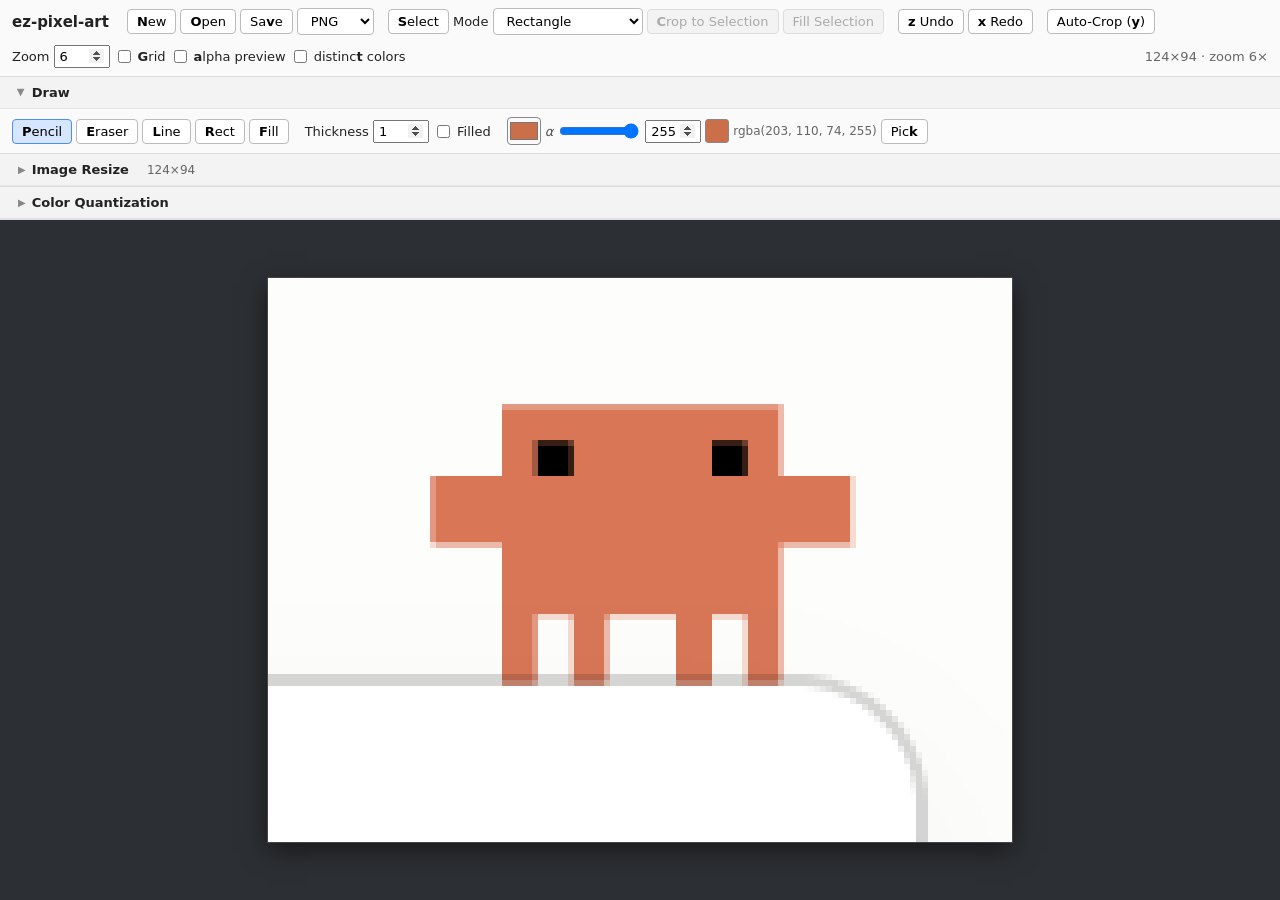
<file: index.html>
<!DOCTYPE html>
<html lang="en">
<head>
  <meta charset="UTF-8" />
  <meta name="viewport" content="width=device-width, initial-scale=1" />
  <title>ez-pixel-art</title>
  <link rel="stylesheet" href="style.css" />
</head>
<body>
  <header id="toolbar">
    <a class="brand" href="https://github.com/justinpearson/ez-pixel-art" target="_blank" rel="noopener" title="View source on GitHub">ez-pixel-art</a>

    <div class="group">
      <button id="btn-new" title="New image (N)"><b>N</b>ew</button>
      <button id="btn-open" title="Open image (O)"><b>O</b>pen</button>
      <input type="file" id="file-input" accept="image/png,image/jpeg,image/bmp,image/*" hidden />
      <button id="btn-save" title="Save image (V, Cmd/Ctrl+S)">Sa<b>v</b>e</button>
      <select id="save-format" title="Save format">
        <option value="png">PNG</option>
        <option value="jpg">JPG</option>
        <option value="bmp">BMP</option>
        <option value="svg">SVG</option>
        <option value="scad">SCAD</option>
      </select>
      <span id="scad-options" class="hidden">
        <label>Depth <input type="number" id="scad-depth" min="1" step="1" value="5" title="Maximum cube height (in OpenSCAD units, e.g. mm) for a fully-opaque pixel. Per-pixel height = (alpha / 255) × this value." /></label>
        <span id="scad-info" class="hint">Alpha encodes depth: opaque pixels get the full Depth; α=0 pixels are omitted.</span>
      </span>
    </div>

    <div class="group" id="select-tool-group">
      <button class="tool-btn" data-tool="select" title="Select (S) — drag to select; Delete clears selected pixels; Esc dismisses"><b>S</b>elect</button>
      <label>Mode
        <select id="selection-mode" title="How the Select tool interprets clicks/drags">
          <option value="rect">Rectangle</option>
          <option value="row">Row</option>
          <option value="column">Column</option>
          <option value="contiguous">Contiguous color</option>
          <option value="same-color">Same color</option>
        </select>
      </label>
      <button id="btn-crop-selection" title="Crop the canvas to the bounding box of the current selection (C)" disabled><b>C</b>rop to Selection</button>
      <button id="btn-fill-selection" title="Fill selected pixels with current color (Enter)" disabled>Fill Selection</button>
    </div>

    <div class="group">
      <button id="btn-undo" title="Undo (Z, Cmd/Ctrl+Z)"><b>z</b> Undo</button>
      <button id="btn-redo" title="Redo (X, Cmd/Ctrl+Shift+Z)"><b>x</b> Redo</button>
    </div>

    <div class="group">
      <button id="btn-crop"   title="Auto-Crop away the uniform background border (Y)">Auto-Crop (<b>y</b>)</button>
    </div>

    <div class="group" id="zoom-group">
      <label>Zoom <input type="number" id="zoom-input" min="1" max="64" step="1" value="16" title="Zoom level (− / =)" /></label>
      <label class="check"><input type="checkbox" id="grid-toggle" /><span><b>G</b>rid</span></label>
      <label class="check"><input type="checkbox" id="alpha-preview" /><span><b>a</b>lpha preview</span></label>
      <label class="check" title="Recolor each distinct RGBA in the image with a high-contrast hue so similar colors are easy to tell apart. View-only — does not edit the image. (T)"><input type="checkbox" id="distinct-preview" /><span>distinc<b>t</b> colors</span></label>
    </div>

    <span id="status"></span>
  </header>

  <section id="draw-panel">
    <header id="draw-header">
      <button id="btn-draw-toggle" type="button" class="panel-toggle" aria-expanded="true" title="Show / hide the Draw panel (D)">
        <span class="caret">▶</span>
        <span class="panel-title">Draw</span>
      </button>
      <span id="draw-summary"></span>
    </header>
    <div id="draw-body">
      <div class="group" id="tools">
        <button class="tool-btn active" data-tool="pencil" title="Pencil (P)"><b>P</b>encil</button>
        <button id="btn-eraser" class="tool-btn" data-tool="eraser" title="Eraser (E) — paints transparent pixels"><b>E</b>raser</button>
        <button class="tool-btn" data-tool="line"   title="Line (L) — drag to draw; Esc to cancel"><b>L</b>ine</button>
        <button class="tool-btn" data-tool="rect"   title="Rectangle (R) — drag to draw; Esc to cancel"><b>R</b>ect</button>
        <button class="tool-btn" data-tool="fill"   title="Fill (F)"><b>F</b>ill</button>
      </div>

      <div class="group" id="shape-options">
        <label>Thickness <input type="number" id="shape-thickness" min="1" max="16" value="1" title="Brush / outline thickness (, and . adjust it)" /></label>
        <label class="check"><input type="checkbox" id="rect-filled" /><span>Filled</span></label>
      </div>

      <div class="group" id="color-section">
        <input type="color" id="current-color" value="#cb6e4a" title="Current color (RGB)" />
        <span class="alpha-control" title="Alpha (0 = transparent, 255 = opaque)">
          <span class="alpha-label">α</span>
          <input type="range" id="alpha-slider" min="0" max="255" value="255" />
          <input type="number" id="alpha-number" min="0" max="255" value="255" />
        </span>
        <div id="current-color-preview" class="swatch" title="Effective RGBA"></div>
        <span id="current-color-info" title="Current RGBA values">rgba(203, 110, 74, 255)</span>
        <button class="tool-btn" data-tool="picker" title="Eyedropper (K) — right-click on the canvas also picks">Pic<b>k</b></button>
      </div>
    </div>
  </section>

  <section id="resize-panel">
    <header id="resize-header">
      <button id="btn-resize-toggle" type="button" class="panel-toggle" aria-expanded="false" title="Show / hide the Image Resize panel (I)">
        <span class="caret">▶</span>
        <span class="panel-title"><b>I</b>mage Resize</span>
      </button>
      <span id="resize-summary"></span>
    </header>
    <div id="resize-body" class="hidden">
      <div class="resize-controls">
        <label>Resize by
          <select id="resize-mode" title="Choose what the W/H inputs mean">
            <option value="output">Output size</option>
            <option value="pixel">Pixel size</option>
          </select>
        </label>
        <span id="resize-output-fields">
          <label>W <input type="number" id="resize-w" min="1" max="2048" value="32" /></label>
          <label>H <input type="number" id="resize-h" min="1" max="2048" value="32" /></label>
          <label class="check"><input type="checkbox" id="resize-keep-aspect" checked /> Lock aspect</label>
        </span>
        <span id="resize-pixel-fields" class="hidden" title="Size of one resized pixel, measured in current pixels">
          <label>Pixel W <input type="number" id="resize-px-w" min="1" max="2048" value="5" /></label>
          <label>Pixel H <input type="number" id="resize-px-h" min="1" max="2048" value="5" /></label>
          <label class="check"><input type="checkbox" id="resize-px-keep-aspect" checked /> Lock aspect</label>
        </span>
        <label>Shift X <input type="number" id="resize-shift-x" value="0" /></label>
        <label>Shift Y <input type="number" id="resize-shift-y" value="0" /></label>
        <button id="btn-resize-apply" title="Commit the resize (collapses the panel). Press Esc or click the header to cancel.">Apply</button>
      </div>
    </div>
  </section>

  <section id="quant-panel">
    <header id="quant-header">
      <button id="btn-quant-toggle" type="button" class="panel-toggle quant-toggle" aria-expanded="false" title="Show / hide the Color Quantization panel (Q)">
        <span class="caret">▶</span>
        <span class="quant-title">Color <b>Q</b>uantization</span>
      </button>
      <span id="quant-summary"></span>
    </header>
    <div id="quant-body" class="hidden">
      <div class="quant-section" id="quant-kmeans-section">
        <div class="quant-section-header">
          <h4>K-means clusters (LAB color space)</h4>
          <label class="check" title="Checked: each proposed cluster color is snapped to the closest existing pixel-set, preserving real image colors and alpha. Unchecked: the raw cluster centroid color is used (synthetic, alpha forced to 255).">
            <input type="checkbox" id="kmeans-snap" checked />
            Snap centroids to closest pixel-set
          </label>
        </div>
        <table id="kmeans-table">
          <thead>
            <tr>
              <th></th>
              <th>k</th>
              <th title="Root-mean-square LAB distance per pixel from its cluster centroid. Lower = better fit.">Mean ΔE / px</th>
              <th>Proposed colors</th>
            </tr>
          </thead>
          <tbody></tbody>
        </table>
      </div>
      <div class="quant-section" id="quant-pixelsets-section">
        <div class="quant-section-header">
          <h4>Pixel sets</h4>
          <span id="pixel-sets-summary"></span>
        </div>
        <div id="pixel-sets-table-wrap">
          <table id="pixel-sets-table">
            <thead>
              <tr>
                <th>#</th>
                <th>Color</th>
                <th>RGBA</th>
                <th>Count</th>
                <th>Select</th>
                <th>Replace with</th>
                <th></th>
              </tr>
            </thead>
            <tbody></tbody>
          </table>
        </div>
      </div>
      <div id="quant-actions">
        <button id="btn-quantize" title="Apply every row's chosen replacement in one atomic pass.">Quantize (apply all replacements)</button>
      </div>
    </div>
  </section>

  <main>
    <div id="canvas-wrap">
      <div id="canvas-stage" class="checker">
        <canvas id="art"></canvas>
        <canvas id="art-alpha-preview" class="hidden"></canvas>
        <canvas id="art-distinct-preview" class="hidden"></canvas>
        <canvas id="hover-overlay"></canvas>
        <canvas id="selection-overlay"></canvas>
        <canvas id="resize-grid-overlay"></canvas>
        <div id="grid-overlay" class="grid hidden"></div>
      </div>
    </div>
  </main>

  <dialog id="new-dialog">
    <form method="dialog">
      <h3>New image</h3>
      <label>Width  <input type="number" id="new-w" min="1" max="2048" value="32" /></label>
      <label>Height <input type="number" id="new-h" min="1" max="2048" value="32" /></label>
      <div class="actions">
        <button value="cancel">Cancel</button>
        <button value="ok" id="new-ok">Create</button>
      </div>
    </form>
  </dialog>

  <dialog id="import-dialog">
    <form method="dialog">
      <h3>Import image</h3>
      <div class="import-body">
        <div class="preview-wrap">
          <canvas id="import-preview-img"></canvas>
          <canvas id="import-preview-grid"></canvas>
        </div>
        <div class="import-controls">
          <p>Original: <span id="import-orig"></span></p>
          <label>Width  <input type="number" id="import-w" min="1" max="2048" /></label>
          <label>Height <input type="number" id="import-h" min="1" max="2048" /></label>
          <label class="check"><input type="checkbox" id="import-keep-aspect" checked /> Lock aspect</label>
          <p class="hint">The grid shows how source pixels map to output pixels.</p>
        </div>
      </div>
      <div class="actions">
        <button value="cancel">Cancel</button>
        <button value="ok" id="import-ok">Import</button>
      </div>
    </form>
  </dialog>

  <script>
    // Cache-bust the main script during local development so a stale copy
    // in the browser's HTTP cache doesn't shadow recent edits. The static
    // server emits no cache headers, so without this the browser may keep
    // serving an older app.js indefinitely after a normal reload.
    document.write('<script src="app.js?_t=' + Date.now() + '"><\/script>');
  </script>
</body>
</html>
</file>
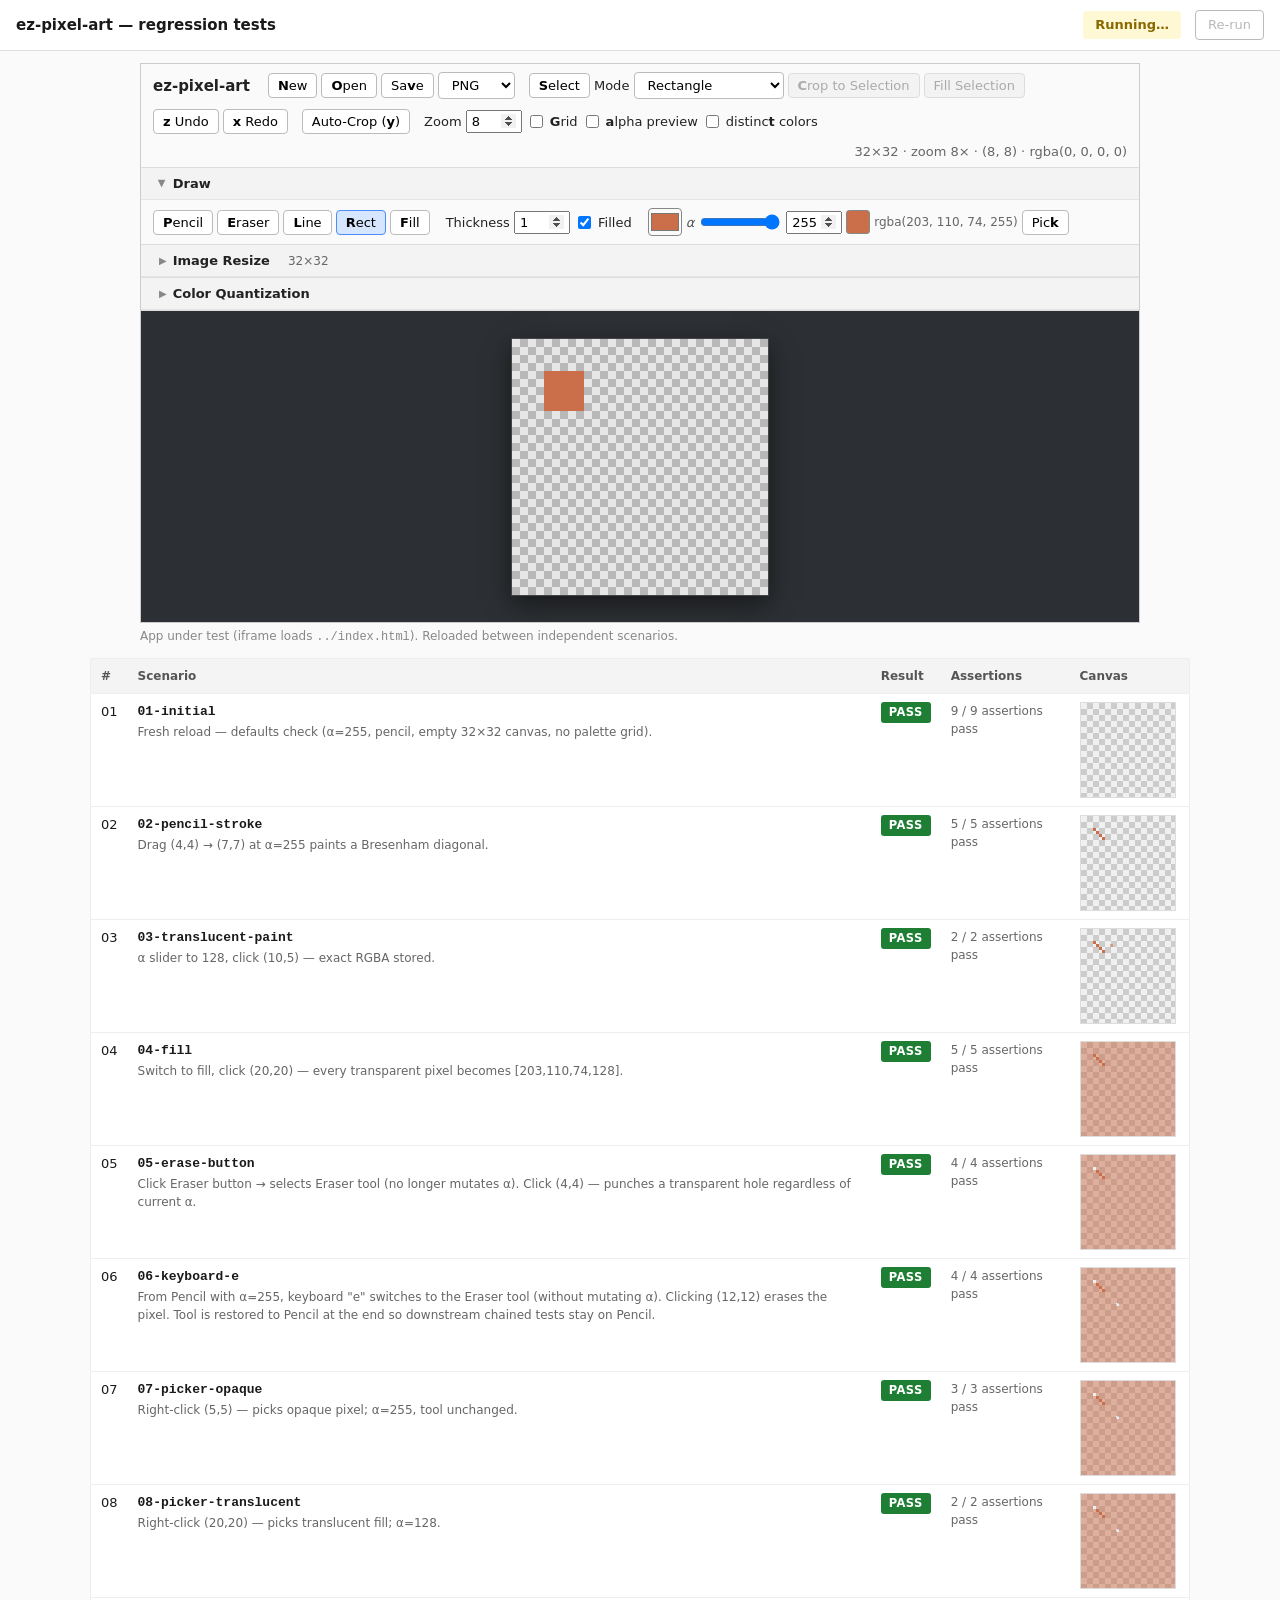
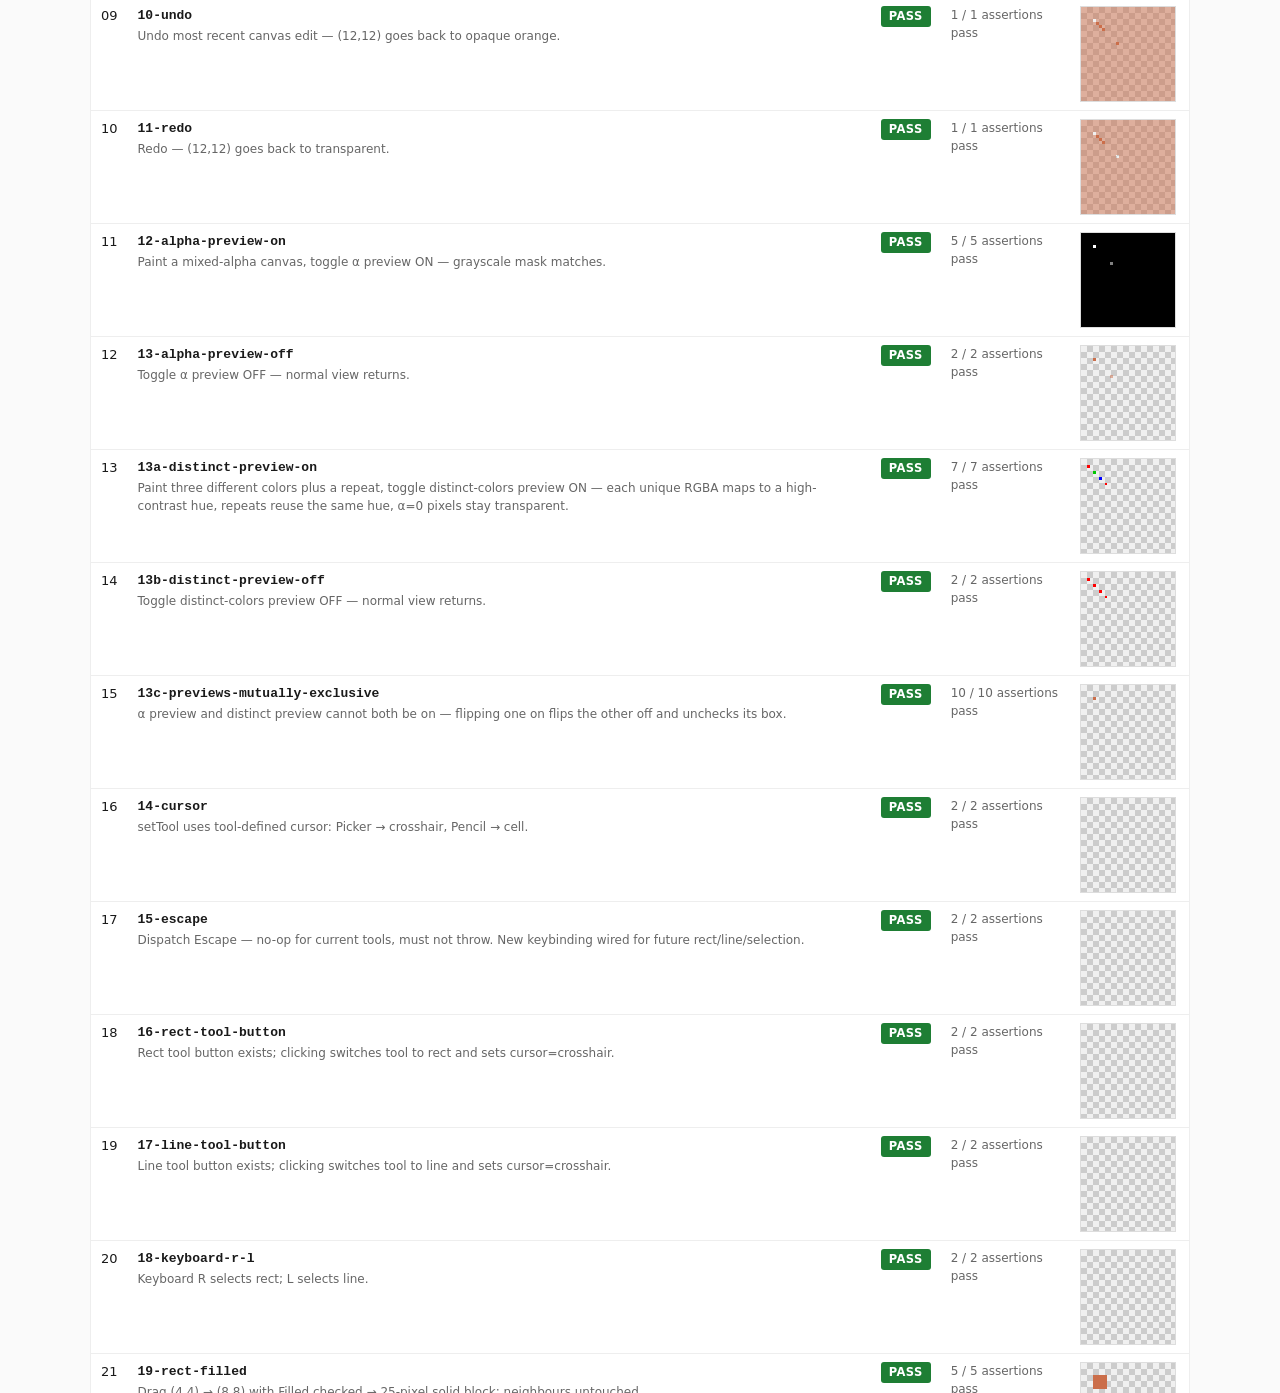
<file: tests/index.html>
<!DOCTYPE html>
<html lang="en">
<head>
<meta charset="UTF-8">
<meta name="viewport" content="width=device-width, initial-scale=1">
<title>ez-pixel-art — regression tests</title>
<style>
  * { box-sizing: border-box; }
  body {
    margin: 0;
    font: 13px/1.5 -apple-system, system-ui, sans-serif;
    background: #fafafa;
    color: #1a1a1a;
  }
  header {
    display: flex;
    align-items: center;
    gap: 14px;
    padding: 10px 16px;
    background: #fff;
    border-bottom: 1px solid #ddd;
    position: sticky;
    top: 0;
    z-index: 10;
  }
  header h1 { margin: 0; font-size: 15px; flex: 1; }
  #summary {
    font-weight: 600;
    padding: 4px 12px;
    border-radius: 4px;
    font-size: 13px;
    background: #eee;
    color: #555;
  }
  #summary.running { background: #fff8d4; color: #8a6800; }
  #summary.pass    { background: #d4f4dd; color: #1e7e34; }
  #summary.fail    { background: #fcd6d6; color: #b30000; }
  #run {
    padding: 4px 12px;
    border: 1px solid #bbb;
    border-radius: 4px;
    background: #fff;
    cursor: pointer;
    font: inherit;
  }
  #run:hover { background: #eef; }

  .frame-wrap {
    width: 95%;
    max-width: 1000px;
    margin: 12px auto;
  }
  #app {
    display: block;
    width: 100%;
    height: 560px;
    border: 1px solid #ccc;
    background: #fff;
  }
  .frame-note {
    color: #888;
    font-size: 12px;
    margin: 4px 0 0;
  }

  #results {
    width: 95%;
    max-width: 1100px;
    margin: 8px auto 40px;
    border-collapse: collapse;
    background: #fff;
    border: 1px solid #eee;
  }
  #results th, #results td {
    text-align: left;
    vertical-align: top;
    padding: 8px 10px;
    border-bottom: 1px solid #eee;
  }
  #results th {
    background: #f4f4f4;
    font-weight: 600;
    font-size: 12px;
    color: #555;
  }
  #results tr.fail td { background: #fff5f5; }

  .label { font-weight: 600; font-size: 13px; font-family: ui-monospace, "SF Mono", Menlo, monospace; }
  .desc  { font-size: 12px; color: #666; margin-top: 2px; }
  .badge {
    display: inline-block;
    padding: 2px 8px;
    border-radius: 3px;
    font-size: 11.5px;
    font-weight: 600;
    letter-spacing: 0.4px;
  }
  .badge-pass { background: #1e7e34; color: #fff; }
  .badge-fail { background: #c0392b; color: #fff; }
  .assert-summary { font-size: 12px; color: #666; }
  .failure {
    font-size: 12.5px;
    color: #c0392b;
    margin-top: 4px;
    font-family: ui-monospace, "SF Mono", Menlo, monospace;
  }
  .failure code {
    background: #fff;
    padding: 1px 4px;
    border: 1px solid #f0c0c0;
    border-radius: 3px;
    word-break: break-word;
  }
  .error {
    color: #c0392b;
    font: 12px ui-monospace, "SF Mono", Menlo, monospace;
    white-space: pre-wrap;
    word-break: break-word;
  }
  .canvas-thumb {
    width: 96px;
    height: 96px;
    image-rendering: pixelated;
    image-rendering: crisp-edges;
    border: 1px solid #ddd;
    background:
      linear-gradient(45deg, #ccc 25%, transparent 25%),
      linear-gradient(-45deg, #ccc 25%, transparent 25%),
      linear-gradient(45deg, transparent 75%, #ccc 75%),
      linear-gradient(-45deg, transparent 75%, #ccc 75%);
    background-size: 12px 12px;
    background-position: 0 0, 0 6px, 6px -6px, -6px 0;
    background-color: #f0f0f0;
    display: block;
  }
</style>
</head>
<body>
<header>
  <h1>ez-pixel-art — regression tests</h1>
  <span id="summary">Initialising…</span>
  <button id="run">Re-run</button>
</header>

<div class="frame-wrap">
  <iframe id="app" title="app under test"></iframe>
  <p class="frame-note">App under test (iframe loads <code>../index.html</code>). Reloaded between independent scenarios.</p>
</div>

<table id="results">
  <thead>
    <tr>
      <th style="width:36px">#</th>
      <th>Scenario</th>
      <th style="width:64px">Result</th>
      <th>Assertions</th>
      <th style="width:120px">Canvas</th>
    </tr>
  </thead>
  <tbody></tbody>
</table>

<script>
// Cache-bust the test scripts so reloads always pick up the latest
// scenarios.js / runner.js (the browser would otherwise serve stale
// copies from the HTTP cache).
(() => {
  const t = Date.now();
  document.write('<script src="scenarios.js?_t=' + t + '"><\/script>');
  document.write('<script src="runner.js?_t=' + t + '"><\/script>');
})();
</script>
</body>
</html>
</file>
<file: style.css>
* { box-sizing: border-box; }
html, body {
  margin: 0;
  height: 100%;
  font: 13px system-ui, -apple-system, "Segoe UI", sans-serif;
  color: #222;
  background: #f0f0f0;
  user-select: none;
}
body { display: flex; flex-direction: column; }

/* ---------- Toolbar ---------- */
#toolbar {
  display: flex;
  flex-wrap: wrap;
  align-items: center;
  gap: 10px 14px;
  padding: 8px 12px;
  background: #fafafa;
  border-bottom: 1px solid #ddd;
  flex-shrink: 0;
}
.brand { font-weight: 600; font-size: 15px; margin-right: 4px; color: inherit; text-decoration: none; }
.brand:hover { text-decoration: underline; }
#toolbar .group,
#draw-body .group {
  display: flex;
  align-items: center;
  gap: 4px;
}
#toolbar button,
#toolbar select,
#draw-body button,
#draw-body select {
  padding: 4px 9px;
  font: inherit;
  background: #fff;
  border: 1px solid #bbb;
  border-radius: 4px;
  cursor: pointer;
}
#toolbar button:hover,
#draw-body button:hover { background: #eef; }
#toolbar button:active,
#draw-body button:active { background: #dde; }
#toolbar button:disabled,
#draw-body button:disabled {
  background: #f3f3f3;
  color: #aaa;
  cursor: not-allowed;
  border-color: #ddd;
}
.tool-btn.active {
  background: #d6e6ff !important;
  border-color: #4a8dff !important;
}
#toolbar .check,
#draw-body .check {
  display: flex;
  gap: 4px;
  align-items: center;
  cursor: pointer;
}

/* Always-visible up/down arrows on number inputs. Default browser styles hide
   them until hover; this surfaces them at all times so the user knows the
   field is a spinner. */
input[type="number"] {
  -moz-appearance: number-input;
  appearance: auto;
}
input[type="number"]::-webkit-inner-spin-button,
input[type="number"]::-webkit-outer-spin-button {
  opacity: 1;
  -webkit-appearance: inner-spin-button;
}

#zoom-input { width: 56px; padding: 2px 4px; font: inherit; }
#current-color {
  width: 34px;
  height: 28px;
  padding: 0;
  border: 1px solid #888;
  border-radius: 4px;
  cursor: pointer;
  background: none;
}
.alpha-control {
  display: flex;
  align-items: center;
  gap: 4px;
}
.alpha-label { color: #555; font-style: italic; }
#alpha-slider { width: 80px; }
#alpha-number,
#shape-thickness,
#quantize-n {
  width: 56px;
  padding: 2px 4px;
  font: inherit;
}
#current-color-preview {
  width: 24px;
  height: 24px;
  border-radius: 3px !important;
}
#current-color-info {
  color: #666;
  font-variant-numeric: tabular-nums;
  font-size: 12px;
}
/* .swatch styles the current-colour preview chip (#current-color-preview);
   the palette swatch grid was removed per prompt-5 item 9. */
.swatch {
  width: 18px;
  height: 18px;
  padding: 0 !important;
  border: 1px solid #888 !important;
  border-radius: 2px !important;
  cursor: pointer;
  background:
    linear-gradient(var(--swatch-color, transparent), var(--swatch-color, transparent)),
    conic-gradient(#ccc 25%, #fff 0 50%, #ccc 0 75%, #fff 0) !important;
  background-size: auto, 6px 6px !important;
}
#status {
  margin-left: auto;
  color: #666;
  font-variant-numeric: tabular-nums;
  /* Reserve space for the worst-case content (large dims + zoom + coords +
     rgba) so the text width doesn't change as the cursor moves. Without
     this the flex row wraps/unwraps mid-hover and the canvas jitters. */
  min-width: 460px;
  text-align: right;
}

/* ---------- Keyboard-shortcut pulse ---------- */
/* A short visual pulse on whatever UI element a keyboard shortcut just
   activated. Re-applied even on a repeat press so the user gets feedback
   regardless of state change. */
@keyframes ezpa-pulse {
  0%   { box-shadow: 0 0 0 0 rgba(74, 141, 255, 0.85); }
  60%  { box-shadow: 0 0 0 6px rgba(74, 141, 255, 0); }
  100% { box-shadow: 0 0 0 0 rgba(74, 141, 255, 0); }
}
.pulse {
  animation: ezpa-pulse 0.45s ease-out;
}

/* ---------- Collapsible panels (shared by Color Quantization, Image Resize, Draw) ---------- */
#draw-panel,
#quant-panel,
#resize-panel {
  flex-shrink: 0;
  background: #fafafa;
  border-bottom: 1px solid #ddd;
  display: flex;
  flex-direction: column;
}
#quant-panel { max-height: 60vh; }
#draw-header,
#quant-header,
#resize-header {
  display: flex;
  align-items: center;
  gap: 12px;
  padding: 4px 12px;
  background: #f3f3f3;
  border-bottom: 1px solid #e5e5e5;
}
.panel-toggle {
  display: inline-flex;
  align-items: center;
  gap: 6px;
  background: none;
  border: none;
  padding: 4px 6px;
  font: inherit;
  font-weight: 600;
  cursor: pointer;
  color: inherit;
}
.panel-toggle:hover { background: #ececec; border-radius: 4px; }
.panel-toggle .caret {
  display: inline-block;
  font-size: 10px;
  color: #888;
  transition: transform 0.12s ease;
}
.panel-toggle[aria-expanded="true"] .caret { transform: rotate(90deg); }
#draw-summary,
#quant-summary,
#resize-summary { color: #666; font-size: 12px; }

/* ---------- Draw panel ---------- */
#draw-body {
  display: flex;
  flex-wrap: wrap;
  align-items: center;
  gap: 10px 16px;
  padding: 8px 12px;
}
#draw-body.hidden { display: none; }

/* ---------- Image Resize panel ---------- */
#resize-body { padding: 8px 12px; }
#resize-body.hidden { display: none; }
.resize-controls {
  display: flex;
  flex-wrap: wrap;
  align-items: center;
  gap: 10px 14px;
}
.resize-controls label { display: inline-flex; align-items: center; gap: 4px; }
.resize-controls input[type="number"] {
  width: 64px;
  padding: 2px 4px;
  font: inherit;
}
.resize-controls #btn-resize-apply {
  padding: 4px 14px;
  font: inherit;
  background: #4a8dff;
  color: #fff;
  border: 1px solid #2a6de0;
  border-radius: 4px;
  cursor: pointer;
}
.resize-controls #btn-resize-apply:hover { background: #3a7dee; }

/* ---------- Color Quantization panel ---------- */
#quant-body {
  flex: 1;
  min-height: 0;
  display: flex;
  flex-direction: column;
  overflow: auto;
  /* User-resizable height. The grip lives at the panel's bottom-right
     corner. min-height keeps headers visible even when shrunk. */
  resize: vertical;
  height: 40vh;
  min-height: 120px;
  max-height: 80vh;
}
.quant-section {
  padding: 8px 12px;
  border-bottom: 1px solid #ececec;
}
.quant-section:last-of-type { border-bottom: none; }
.quant-section h4 {
  margin: 0;
  font-size: 13px;
  color: #333;
}
.quant-section-header {
  display: flex;
  align-items: center;
  gap: 16px;
  margin-bottom: 6px;
}
#kmeans-table,
#pixel-sets-table {
  border-collapse: collapse;
  width: 100%;
  font-variant-numeric: tabular-nums;
}
#kmeans-table th,
#kmeans-table td,
#pixel-sets-table th,
#pixel-sets-table td {
  padding: 4px 10px;
  text-align: left;
  border-bottom: 1px solid #ececec;
  white-space: nowrap;
}
#kmeans-table thead th,
#pixel-sets-table thead th {
  position: sticky;
  top: 0;
  background: #f3f3f3;
  color: #555;
  font-weight: 600;
  border-bottom: 1px solid #ddd;
}
#kmeans-table tbody tr { cursor: pointer; }
#kmeans-table tbody tr:hover { background: #f0f6ff; }
#kmeans-table tbody tr.is-selected { background: #d6e6ff; }
#kmeans-table .km-colors {
  display: inline-flex;
  gap: 2px;
  vertical-align: middle;
}
#kmeans-table .km-colors .qcolor,
.qcolor {
  display: inline-block;
  width: 16px;
  height: 16px;
  border: 1px solid #888;
  border-radius: 2px;
  vertical-align: middle;
}
#pixel-sets-table tbody tr.is-quantized { background: #f5faff; }
#pixel-sets-table .ps-index {
  color: #888;
  font-variant-numeric: tabular-nums;
}
#pixel-sets-table .ps-swatch {
  display: inline-block;
  width: 22px;
  height: 22px;
  border: 1px solid #888;
  border-radius: 2px;
  vertical-align: middle;
  background:
    linear-gradient(var(--swatch-color, transparent), var(--swatch-color, transparent)),
    conic-gradient(#ccc 25%, #fff 0 50%, #ccc 0 75%, #fff 0);
  background-size: auto, 6px 6px;
}
#pixel-sets-table .ps-rgba { color: #444; font-size: 12px; }
#pixel-sets-table .ps-target {
  display: inline-flex;
  align-items: center;
  gap: 6px;
}
#pixel-sets-table .ps-target select {
  font: inherit;
  padding: 2px 4px;
}
#kmeans-table button,
#pixel-sets-table button {
  padding: 2px 8px;
  font: inherit;
  background: #fff;
  border: 1px solid #bbb;
  border-radius: 4px;
  cursor: pointer;
}
#kmeans-table button:hover,
#pixel-sets-table button:hover { background: #eef; }
#pixel-sets-table tr.is-quantized td.ps-color-cell::before {
  content: "★ ";
  color: #4a8dff;
}
#quant-actions {
  padding: 8px 12px;
  background: #f3f3f3;
  display: flex;
  gap: 10px;
  align-items: center;
}
#quant-actions #btn-quantize {
  padding: 5px 14px;
  font: inherit;
  background: #4a8dff;
  color: #fff;
  border: 1px solid #2a6de0;
  border-radius: 4px;
  cursor: pointer;
}
#quant-actions #btn-quantize:hover { background: #3a7dee; }
#quant-actions #btn-quantize:disabled {
  background: #ccc;
  border-color: #aaa;
  cursor: not-allowed;
}
#quant-body.hidden { display: none; }
.quant-empty { color: #888; font-style: italic; padding: 4px 0; }

/* ---------- Canvas area ---------- */
main { flex: 1; min-height: 0; }
#canvas-wrap {
  width: 100%;
  height: 100%;
  overflow: auto;
  background: #2c2f33;
  display: flex;
}
#canvas-stage {
  position: relative;
  margin: auto;
  flex-shrink: 0;
  box-shadow: 0 0 0 1px #444, 0 8px 24px rgba(0, 0, 0, 0.5);
}
.checker {
  background-color: #e6e6e6;
  background-image:
    linear-gradient(45deg, #b8b8b8 25%, transparent 25%),
    linear-gradient(-45deg, #b8b8b8 25%, transparent 25%),
    linear-gradient(45deg, transparent 75%, #b8b8b8 75%),
    linear-gradient(-45deg, transparent 75%, #b8b8b8 75%);
  background-size: 16px 16px;
  background-position: 0 0, 0 8px, 8px -8px, -8px 0;
}
#art, #art-alpha-preview, #art-distinct-preview {
  display: block;
  image-rendering: pixelated;
  image-rendering: crisp-edges;
}
#art { cursor: cell; }
#art-alpha-preview,
#art-distinct-preview {
  position: absolute;
  top: 0;
  left: 0;
}
#hover-overlay,
#selection-overlay,
#resize-grid-overlay {
  position: absolute;
  top: 0;
  left: 0;
  pointer-events: none;
}
/* The hover overlay still renders pixel-block markers; selection and resize
   overlays now draw in CSS pixels (lines along pixel edges), so they should
   stay crisp without nearest-neighbour upscale. */
#hover-overlay {
  image-rendering: pixelated;
  image-rendering: crisp-edges;
}
#grid-overlay {
  position: absolute;
  inset: 0;
  pointer-events: none;
  background-image:
    linear-gradient(to right,  rgba(0, 0, 0, 0.28) 1px, transparent 1px),
    linear-gradient(to bottom, rgba(0, 0, 0, 0.28) 1px, transparent 1px);
  background-size: var(--cell, 16px) var(--cell, 16px);
}
.hidden { display: none !important; }

#scad-options { display: inline-flex; align-items: center; gap: 6px; }
#scad-depth { width: 56px; padding: 2px 4px; font: inherit; }
#scad-info { color: #777; font-size: 12px; }

/* ---------- Dialogs ---------- */
dialog {
  border: 1px solid #888;
  border-radius: 6px;
  padding: 16px 18px;
  min-width: 280px;
  background: #fff;
  box-shadow: 0 12px 40px rgba(0, 0, 0, 0.4);
}
dialog::backdrop { background: rgba(0, 0, 0, 0.35); }
dialog h3 { margin: 0 0 12px 0; }
dialog label { display: block; margin: 6px 0; }
dialog input[type="number"] { width: 84px; padding: 2px 4px; }
dialog .actions {
  display: flex;
  gap: 8px;
  justify-content: flex-end;
  margin-top: 14px;
}
dialog button {
  padding: 4px 12px;
  font: inherit;
  border: 1px solid #bbb;
  background: #fff;
  border-radius: 4px;
  cursor: pointer;
}
dialog button[value="ok"] {
  background: #4a8dff;
  color: #fff;
  border-color: #2a6de0;
}

.import-body { display: flex; gap: 16px; align-items: flex-start; }
.preview-wrap {
  position: relative;
  width: 320px;
  height: 320px;
  background: #eee;
  border: 1px solid #ccc;
  display: flex;
  align-items: center;
  justify-content: center;
  overflow: hidden;
}
#import-preview-img,
#import-preview-grid {
  position: absolute;
  image-rendering: pixelated;
  image-rendering: crisp-edges;
}
.import-controls { min-width: 200px; }
.hint { color: #777; font-size: 12px; margin: 8px 0 0 0; }
</file>
